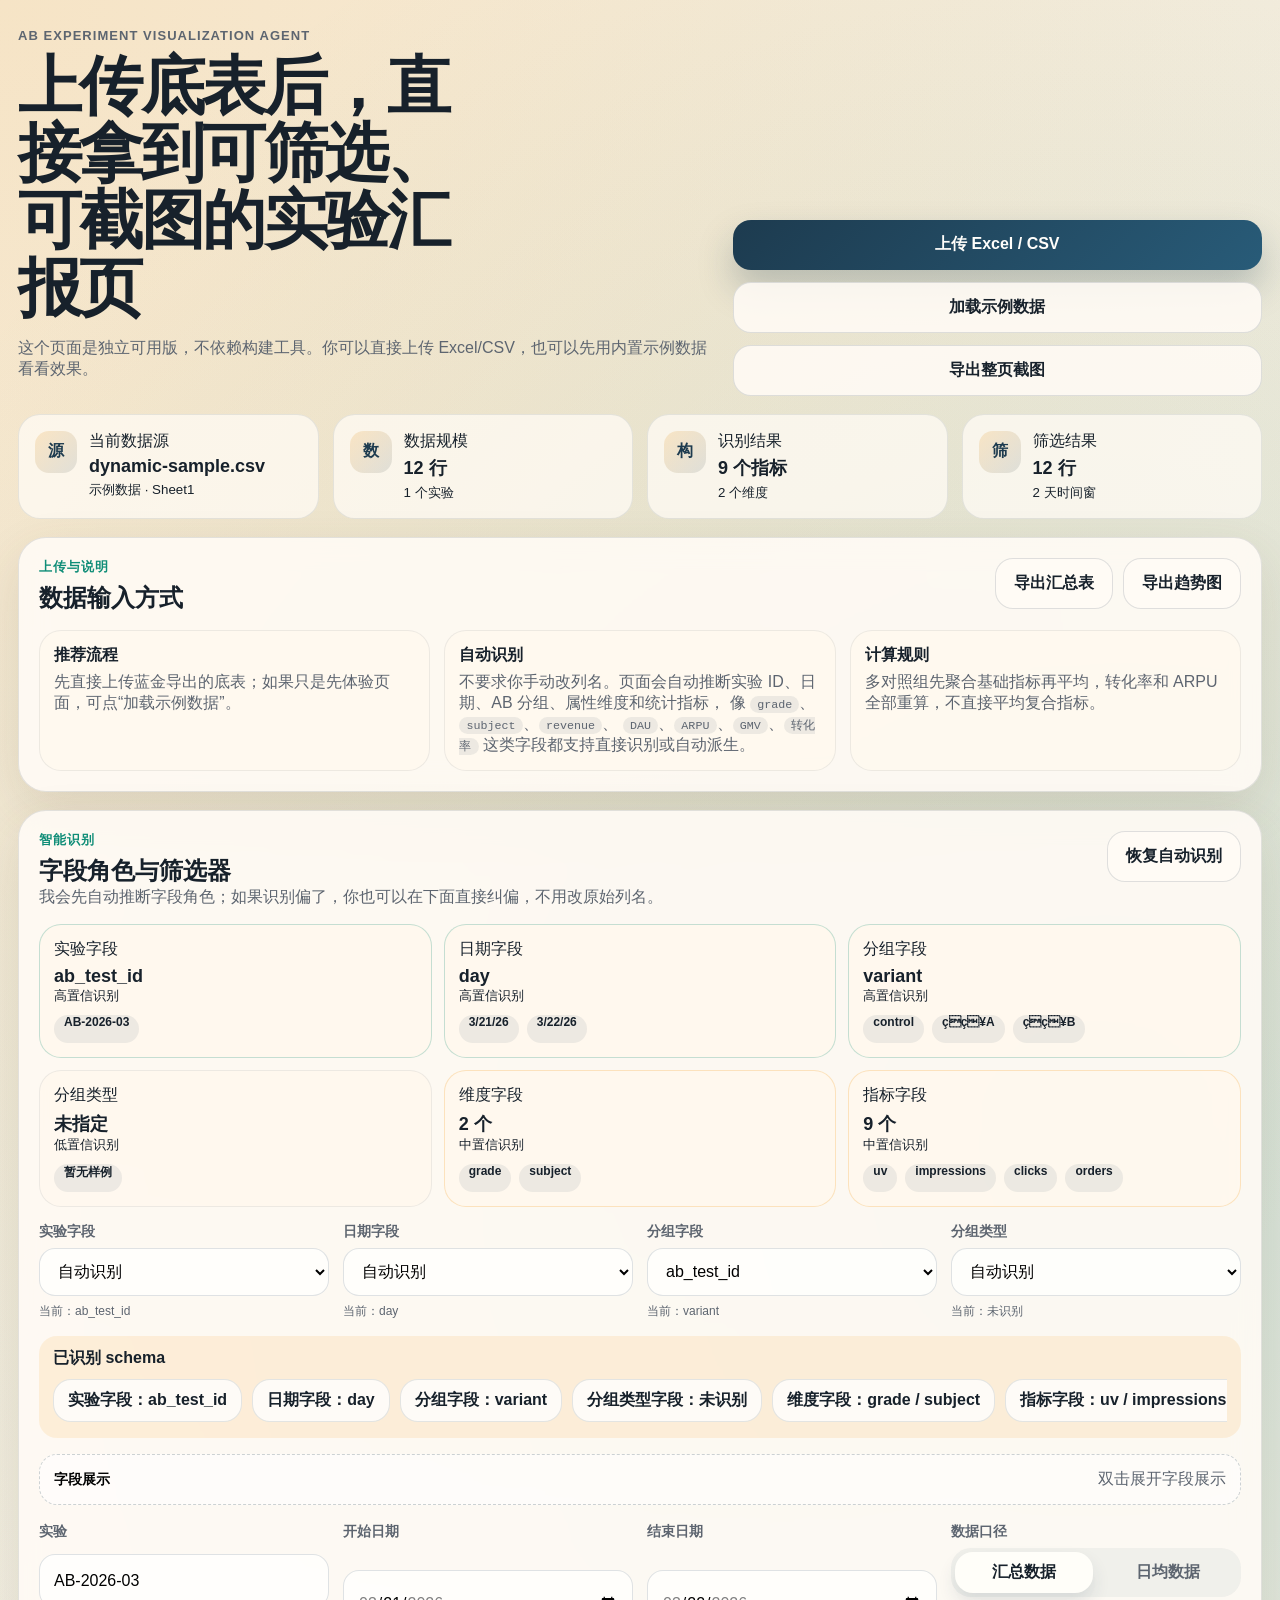
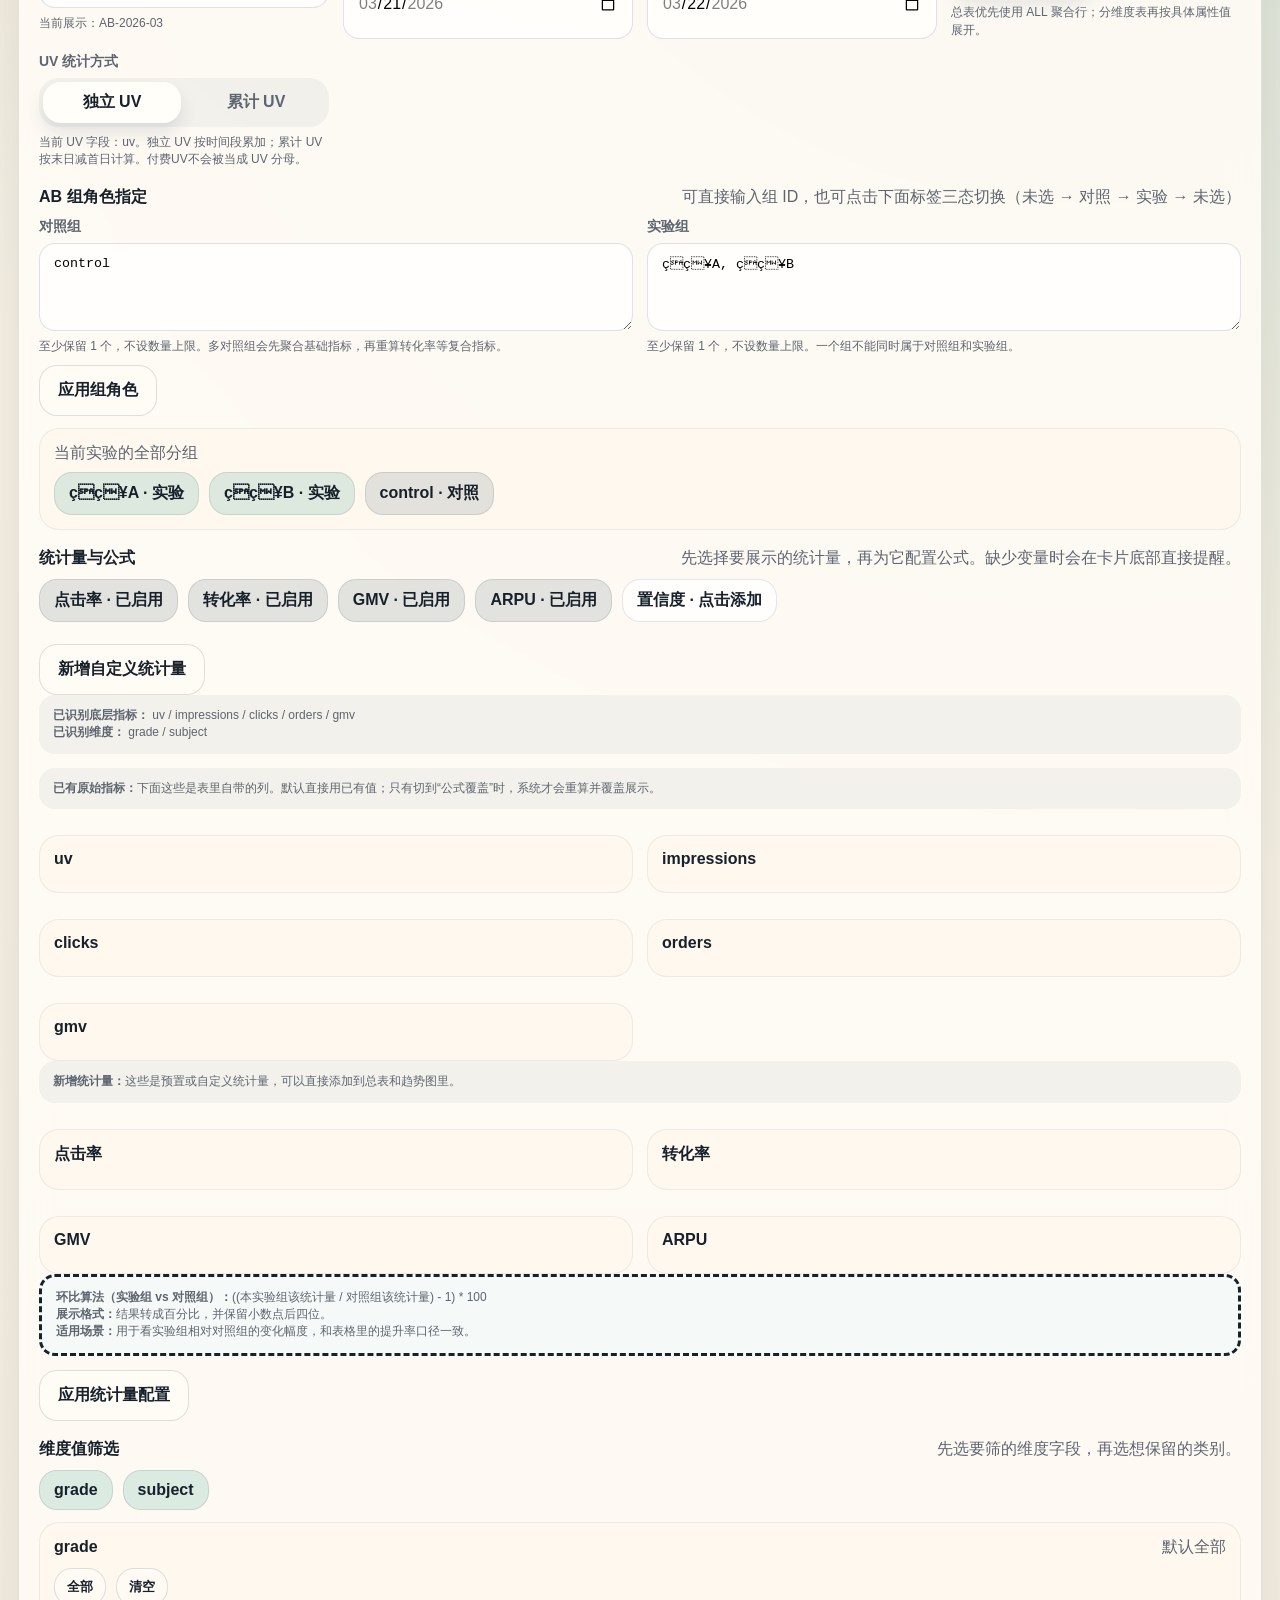
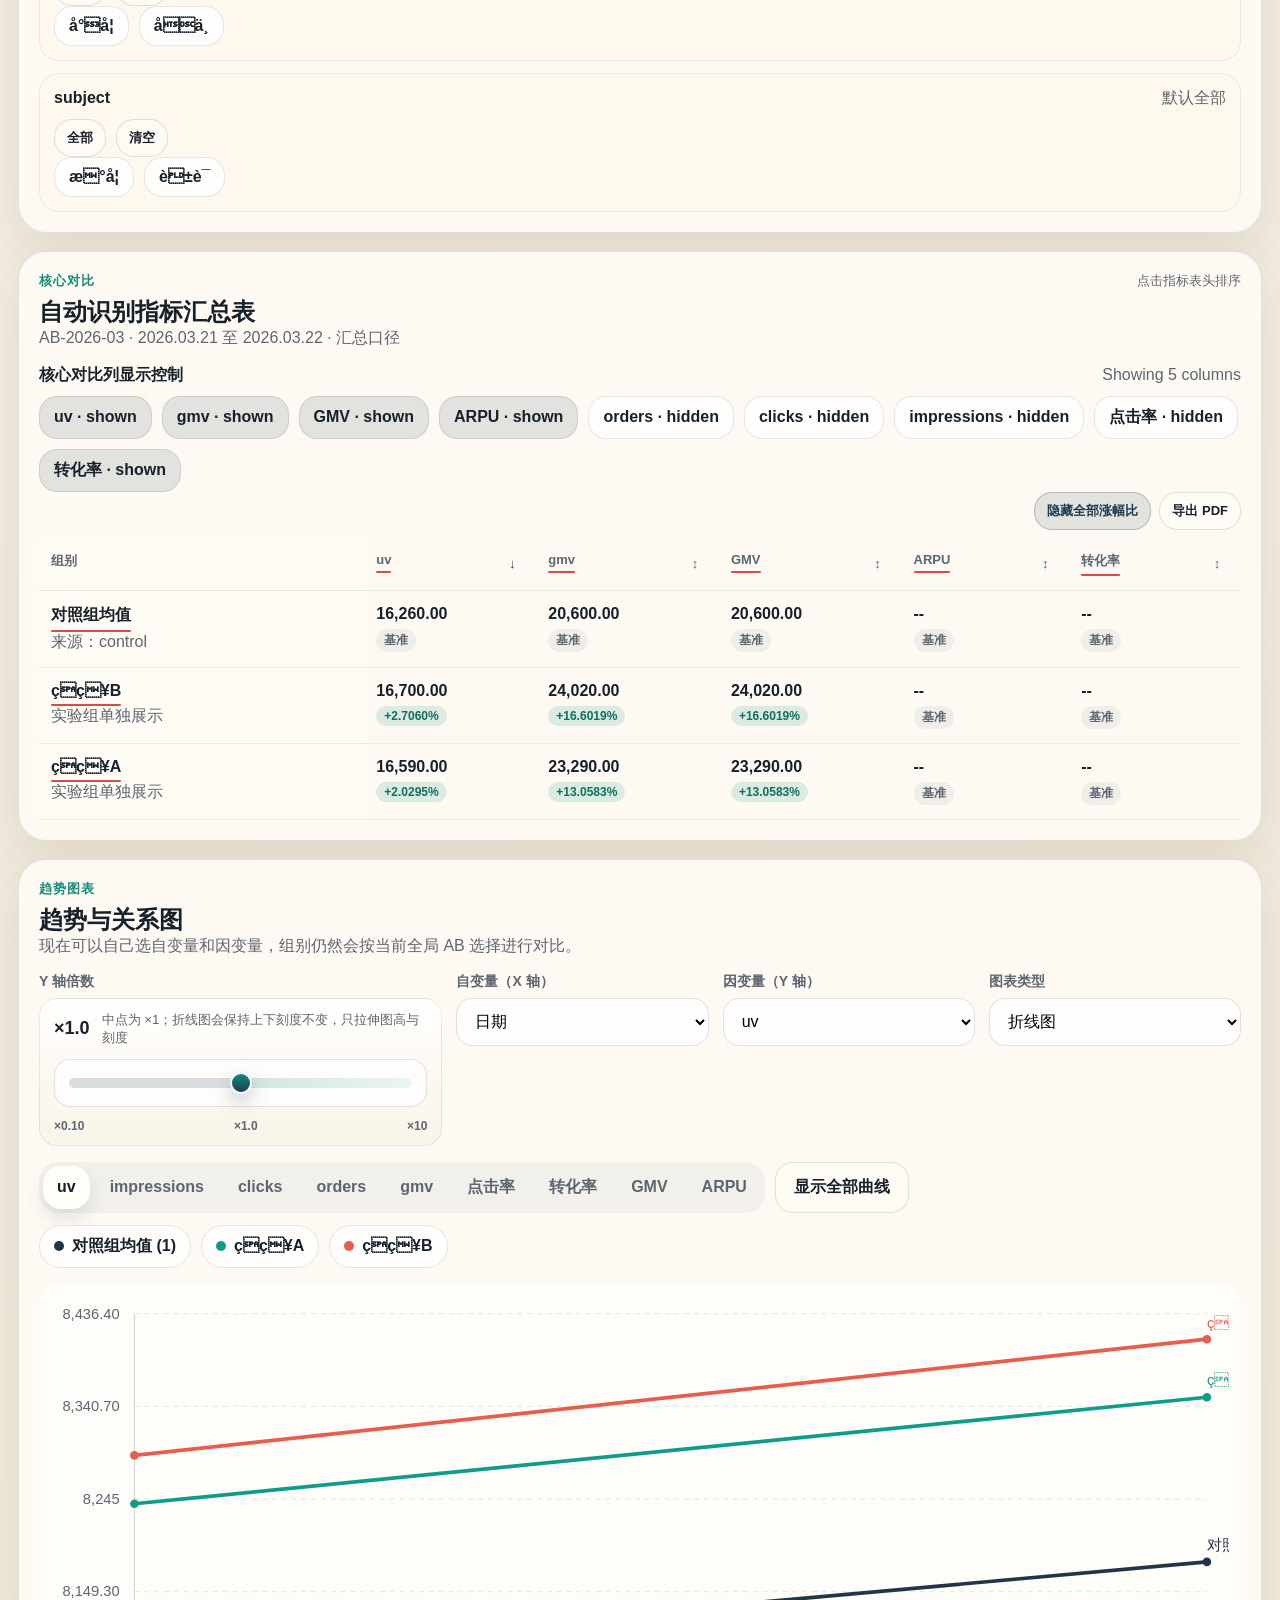
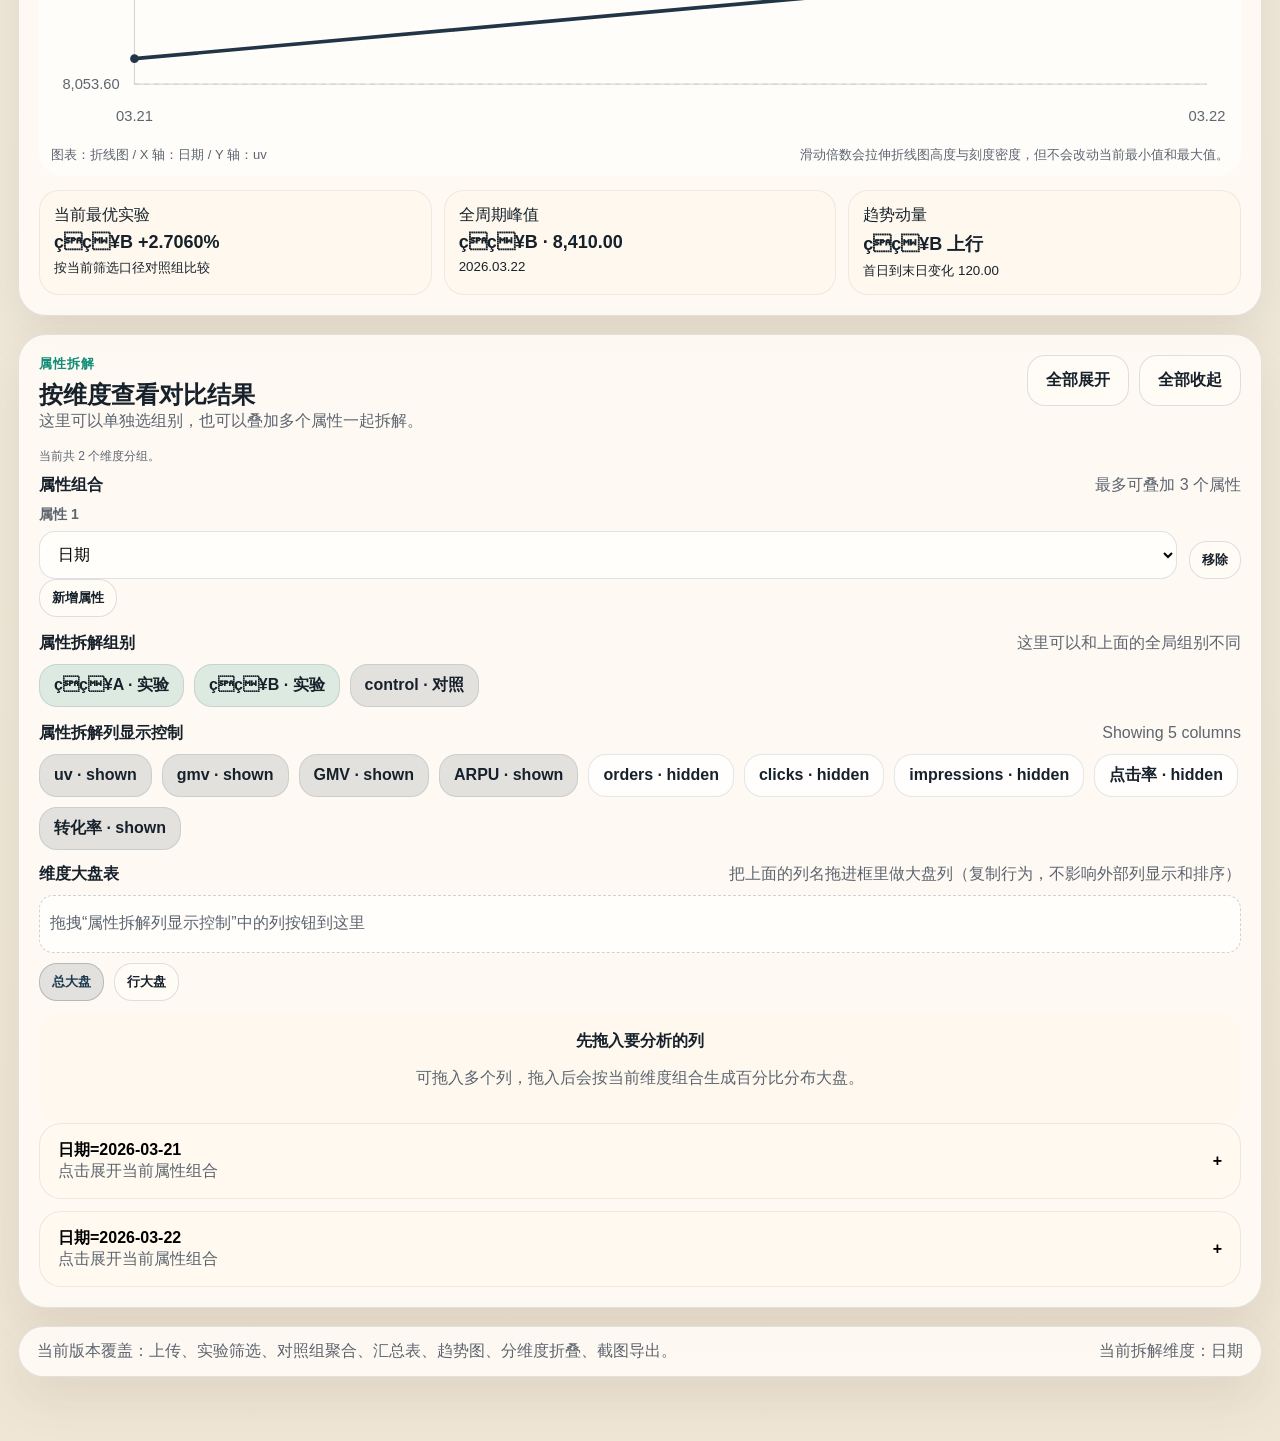
<file: index.html>
<!doctype html>
<html lang="zh-CN">
  <head>
    <meta charset="UTF-8" />
    <meta name="viewport" content="width=device-width, initial-scale=1.0" />
    <title>AB 实验可视化看板</title>
    <meta http-equiv="refresh" content="0; url=https://feefw3582-max.github.io/crmlirui/ab-dashboard.html?v=20260416-fast-column-toggle" />
    <style>
      body {
        margin: 0;
        min-height: 100vh;
        display: grid;
        place-items: center;
        padding: 24px;
        font-family: "Segoe UI", "PingFang SC", "Microsoft YaHei", sans-serif;
        background: #f3efe3;
        color: #213547;
      }

      a {
        color: inherit;
      }
    </style>
  </head>
  <body>
    <p>
      正在跳转到 AB 实验可视化看板……
      如果没有自动跳转，请点击
      <a href="https://feefw3582-max.github.io/crmlirui/ab-dashboard.html?v=20260416-fast-column-toggle">这里</a>。
    </p>
    <script>
      window.location.href = "https://feefw3582-max.github.io/crmlirui/ab-dashboard.html?v=20260416-fast-column-toggle";
    </script>
  </body>
</html>
</file>
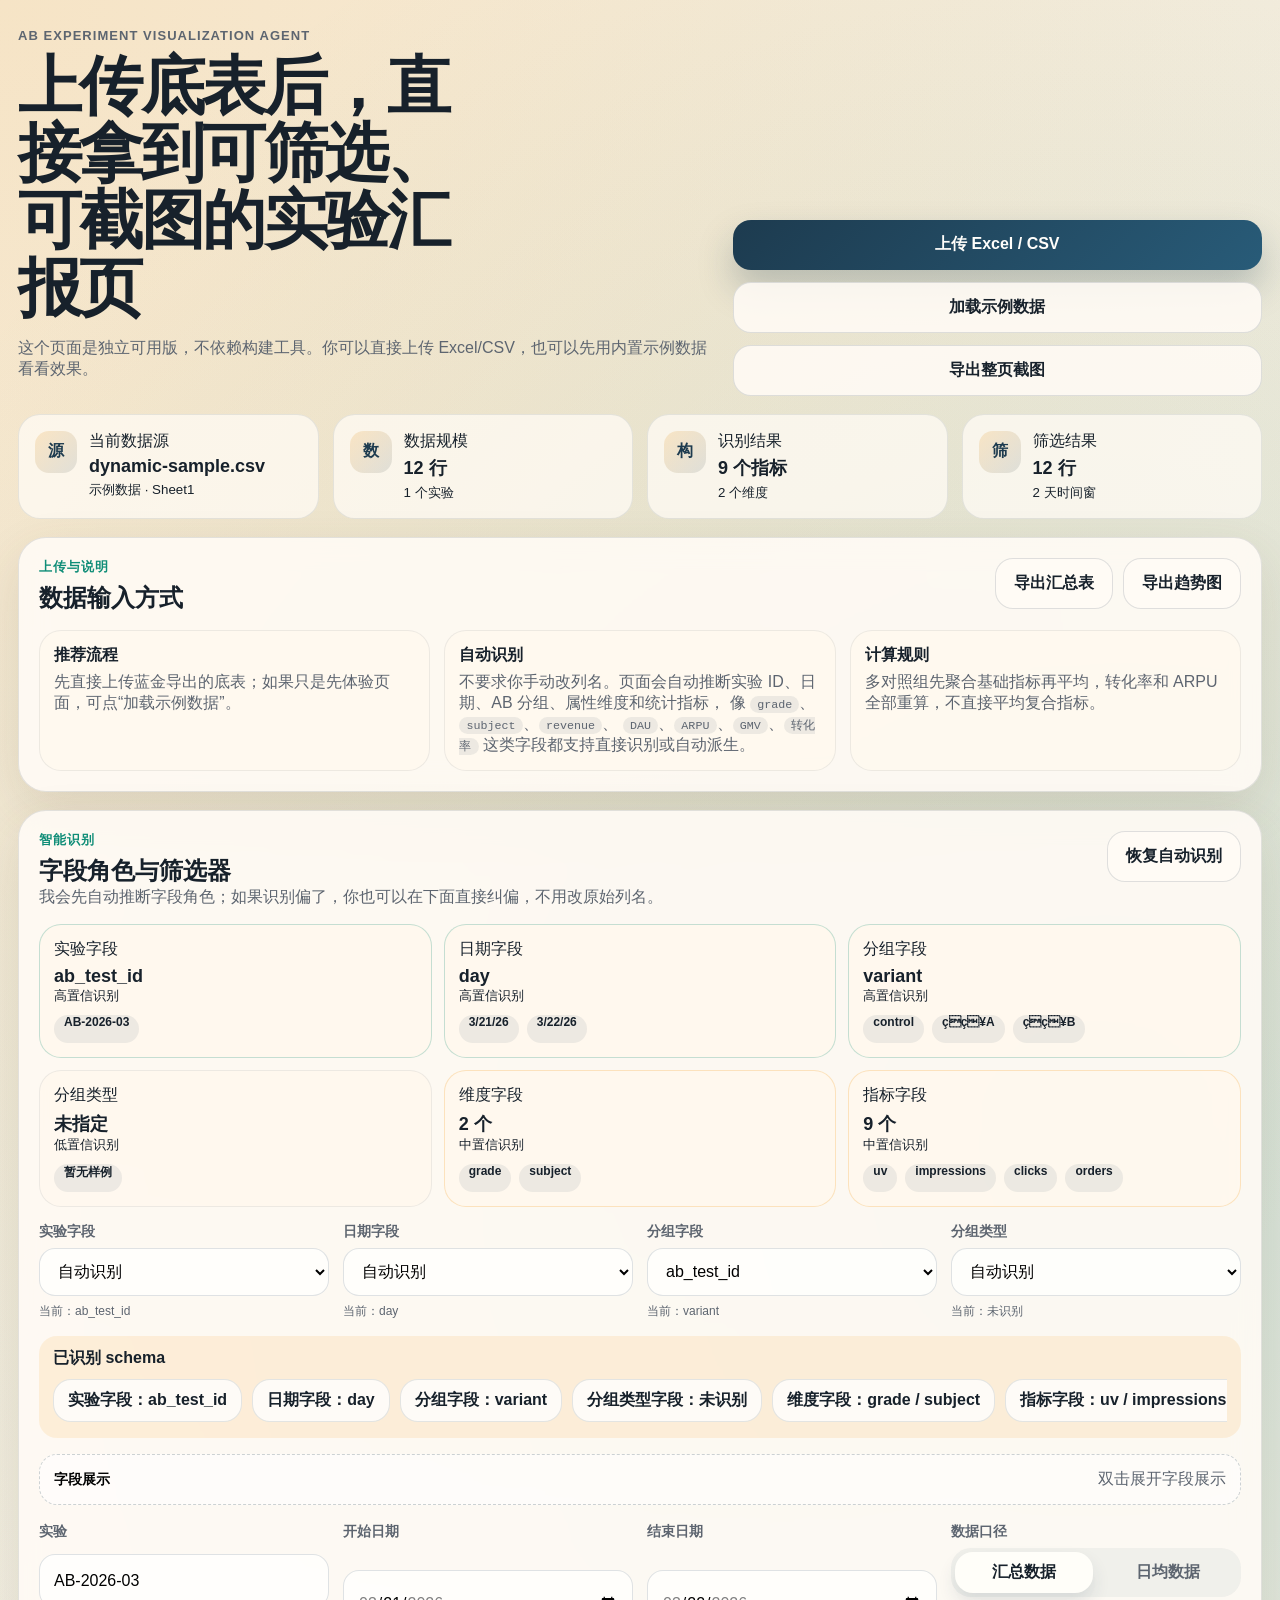
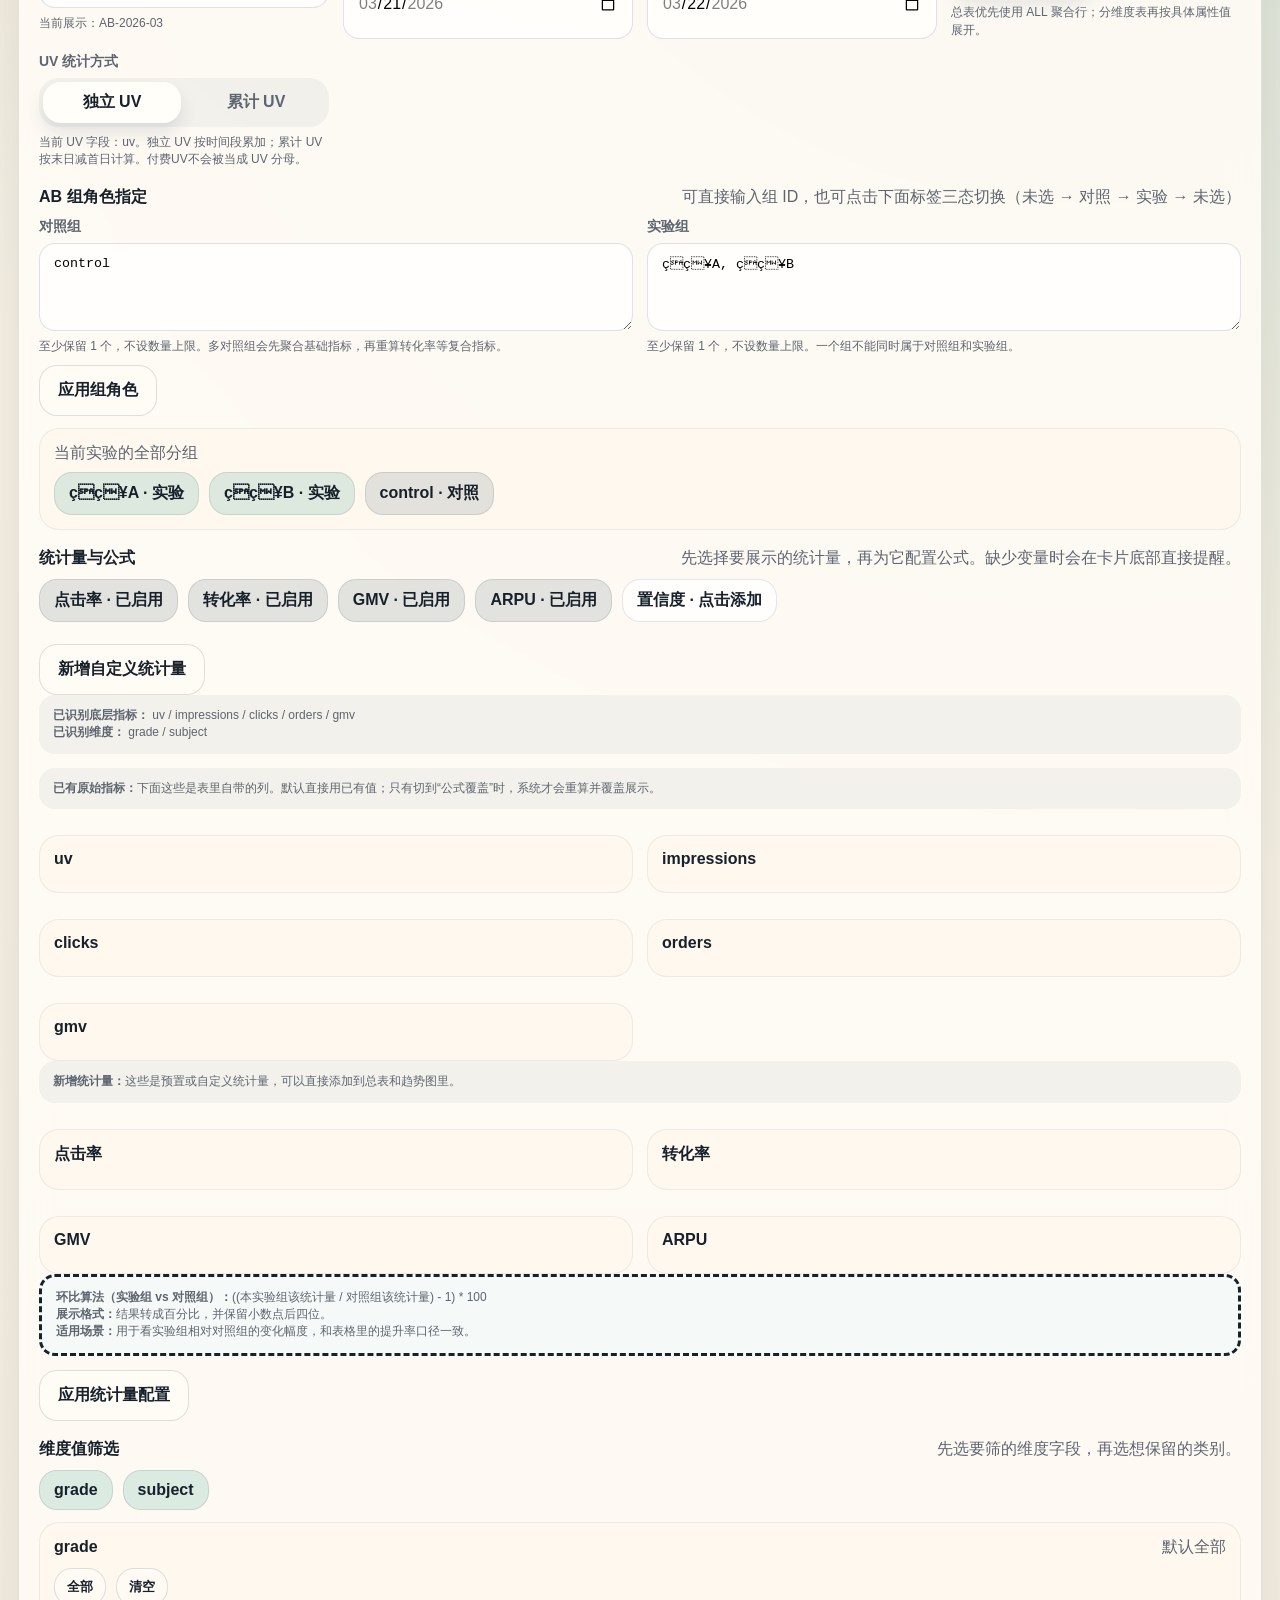
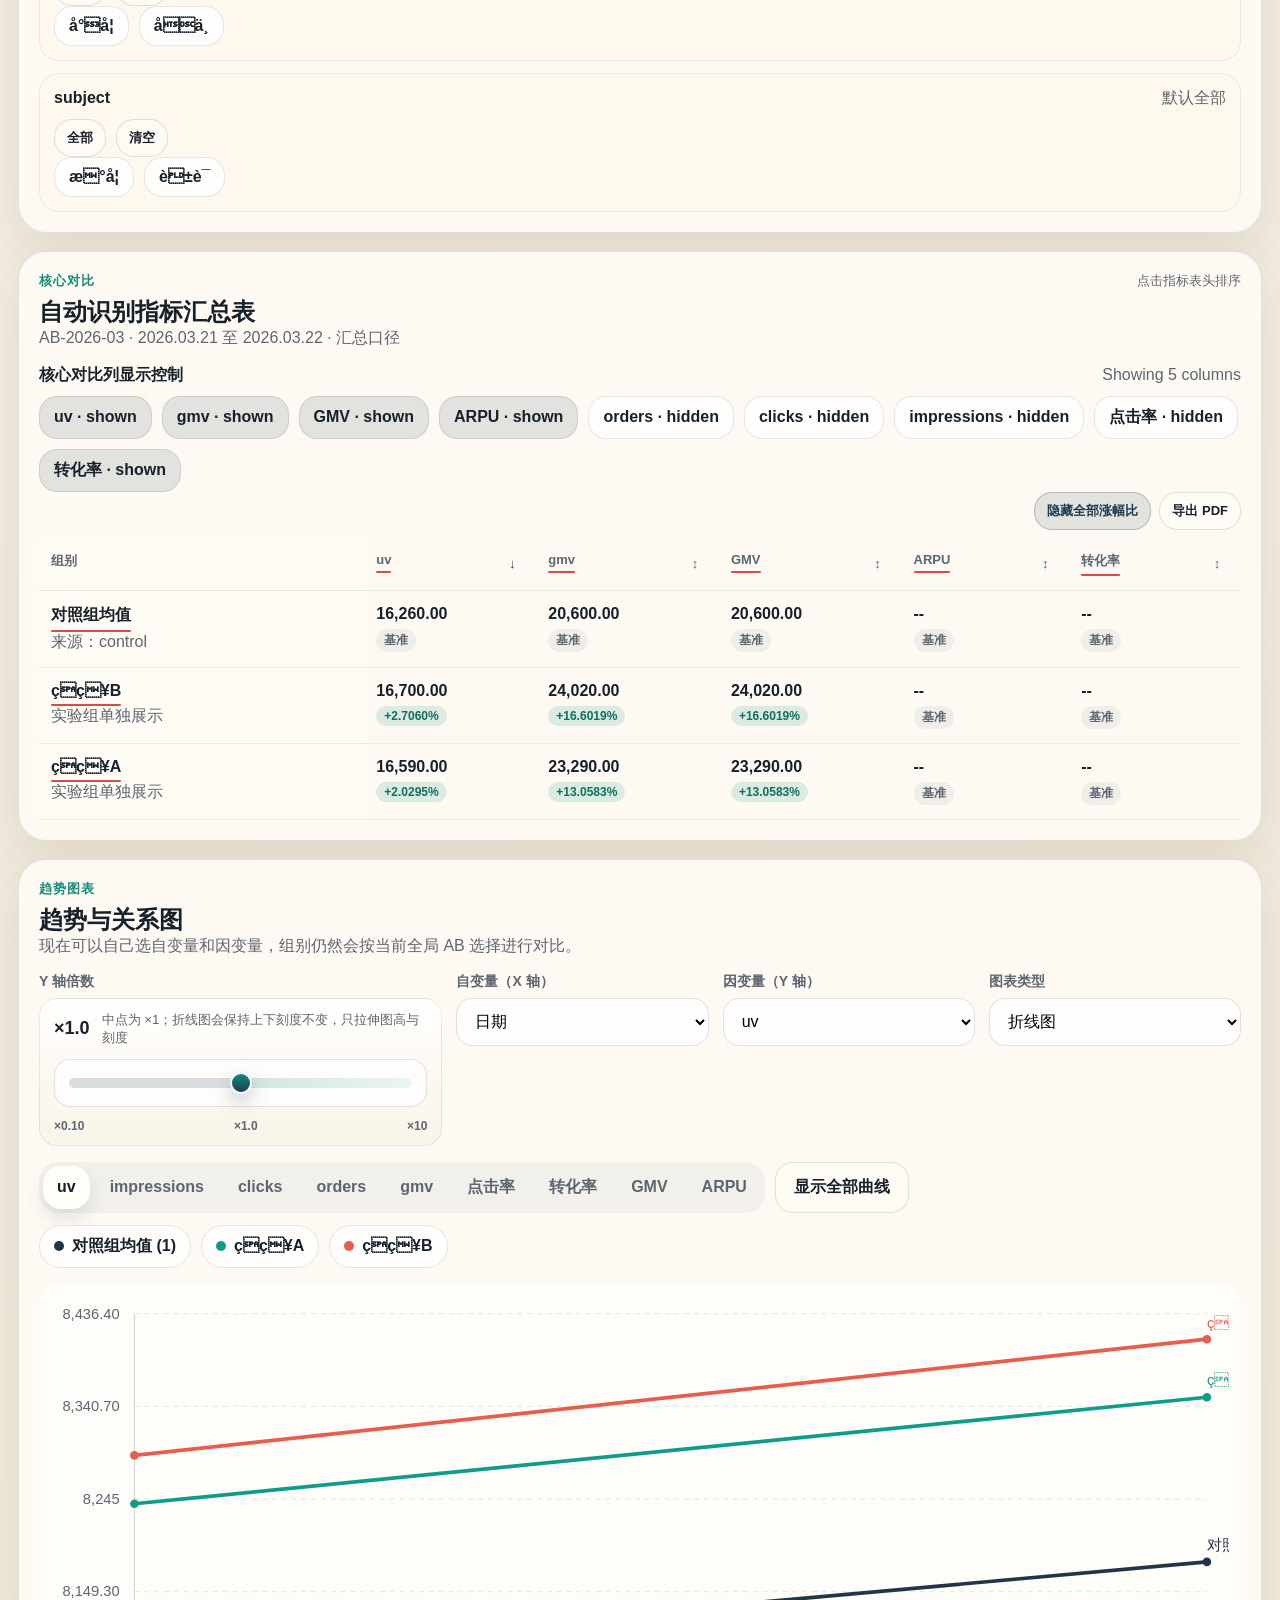
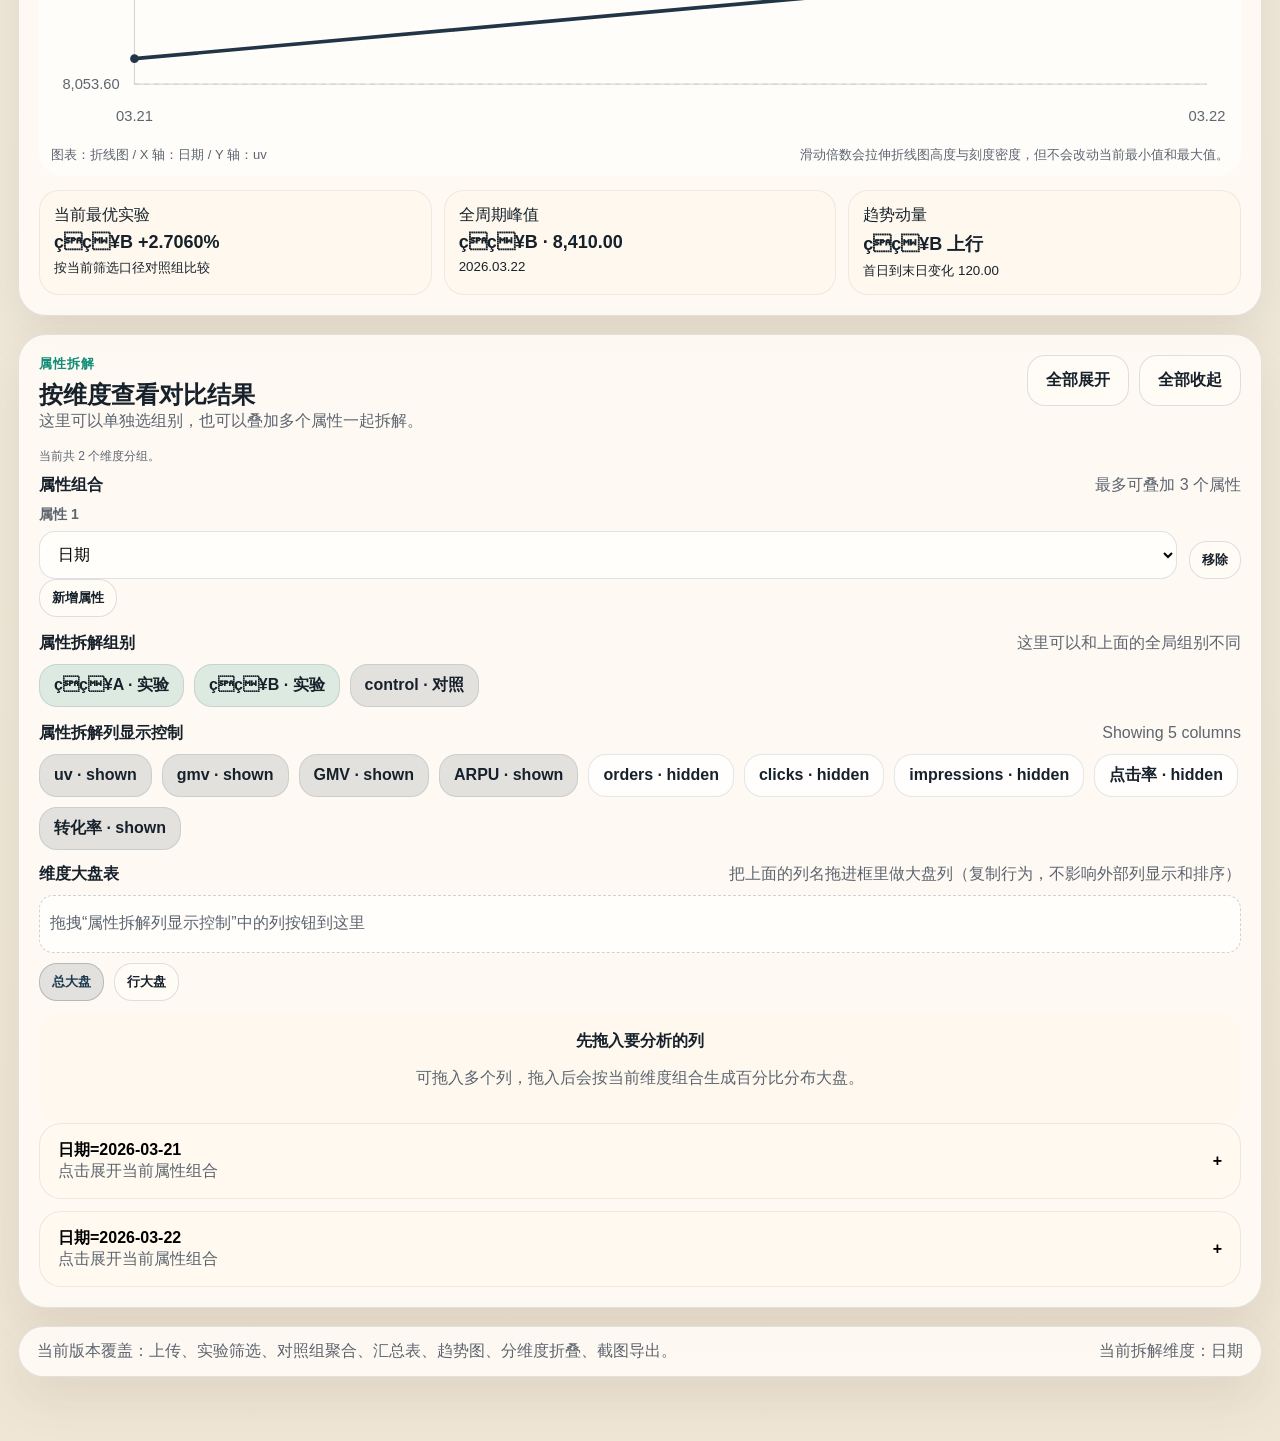
<file: ab-dashboard.html>
<!doctype html>
<html lang="zh-CN">
  <head>
    <meta charset="UTF-8" />
    <meta name="viewport" content="width=device-width, initial-scale=1.0" />
    <title>AB 实验可视化看板</title>
    <link rel="stylesheet" href="./ab-dashboard.css?v=20260416-fast-column-toggle" />
  </head>
  <body>
    <div class="app" id="appRoot">
      <header class="hero">
        <div>
          <p class="eyebrow">AB Experiment Visualization Agent</p>
          <h1>上传底表后，直接拿到可筛选、可截图的实验汇报页</h1>
          <p class="subtitle">
            这个页面是独立可用版，不依赖构建工具。你可以直接上传 Excel/CSV，也可以先用内置示例数据看看效果。
          </p>
        </div>
        <div class="actions">
          <label class="button">
            上传 Excel / CSV
            <input id="fileInput" type="file" accept=".csv,.xlsx,.xls" hidden />
          </label>
          <button class="button-ghost" id="loadSampleBtn" type="button">加载示例数据</button>
          <button class="button-ghost" id="exportPageBtn" type="button">导出整页截图</button>
        </div>
      </header>

      <section class="status-grid" id="statusGrid"></section>

      <section class="panel">
        <div class="panel-head">
          <div>
            <p class="eyebrow">上传与说明</p>
            <h2>数据输入方式</h2>
          </div>
          <div class="button-row">
            <button class="button-ghost" id="exportSummaryBtn" type="button">导出汇总表</button>
            <button class="button-ghost" id="exportTrendBtn" type="button">导出趋势图</button>
          </div>
        </div>

        <div class="info-grid">
          <div class="info-card">
            <strong>推荐流程</strong>
            <div class="muted">先直接上传蓝金导出的底表；如果只是先体验页面，可点“加载示例数据”。</div>
          </div>
          <div class="info-card">
            <strong>自动识别</strong>
            <div class="muted">
              不要求你手动改列名。页面会自动推断实验 ID、日期、AB 分组、属性维度和统计指标，
              像 <code>grade</code>、<code>subject</code>、<code>revenue</code>、
              <code>DAU</code>、<code>ARPU</code>、<code>GMV</code>、<code>转化率</code>
              这类字段都支持直接识别或自动派生。
            </div>
          </div>
          <div class="info-card">
            <strong>计算规则</strong>
            <div class="muted">多对照组先聚合基础指标再平均，转化率和 ARPU 全部重算，不直接平均复合指标。</div>
          </div>
        </div>

        <div id="messageArea"></div>
      </section>

      <div id="dashboardArea"></div>

      <footer class="footer panel footer-panel">
        <span>当前版本覆盖：上传、实验筛选、对照组聚合、汇总表、趋势图、分维度折叠、截图导出。</span>
        <span id="footerMeta">等待数据载入</span>
      </footer>
    </div>

    <script>
      (function () {
        const assetVersion = "20260416-fast-column-toggle";
        const scriptQueue = [
          ["./xlsx.full.min.js?v=" + assetVersion, "https://cdn.jsdelivr.net/npm/xlsx@0.18.5/dist/xlsx.full.min.js"],
          ["./html2canvas.min.js?v=" + assetVersion, "https://cdn.jsdelivr.net/npm/html2canvas@1.4.1/dist/html2canvas.min.js"],
          ["./ab-dashboard.js?v=" + assetVersion]
        ];

        function loadScript(url) {
          return new Promise(function (resolve, reject) {
            const script = document.createElement("script");
            script.src = url;
            script.onload = resolve;
            script.onerror = reject;
            document.body.appendChild(script);
          });
        }

        scriptQueue.reduce(function (chain, candidates) {
          return chain.then(function () {
            if (Array.isArray(candidates) && candidates.length > 1) {
              return loadScript(candidates[0]).catch(function () {
                return loadScript(candidates[1]);
              });
            }
            return loadScript(Array.isArray(candidates) ? candidates[0] : candidates);
          });
        }, Promise.resolve()).catch(function () {
          const messageArea = document.getElementById("messageArea");
          if (messageArea) {
            messageArea.innerHTML =
              '<div class="message error"><strong>资源加载失败</strong><div>图表依赖没有成功加载。请检查网络，或把 `xlsx.full.min.js` 和 `html2canvas.min.js` 放在页面同级目录后再刷新。</div></div>';
          }
        });
      })();
    </script>
  </body>
</html>
</file>
<file: ab-dashboard.css>
:root {
  color-scheme: light;
  font-family: "Avenir Next", "PingFang SC", "Microsoft YaHei", "Segoe UI", sans-serif;
  --bg: #f6f0e2;
  --card: rgba(255, 251, 245, 0.9);
  --line: rgba(27, 43, 58, 0.12);
  --text: #17212b;
  --muted: #5d6570;
  --brand: #1d3b4f;
  --accent: #0f8d77;
  --warm: #f3a93b;
  --danger: #dd5a49;
  --success: #0f8d77;
  --shadow: 0 18px 50px rgba(95, 78, 48, 0.12);
}

* {
  box-sizing: border-box;
}

body {
  margin: 0;
  color: var(--text);
  background:
    radial-gradient(circle at top left, rgba(242, 178, 77, 0.22), transparent 28%),
    radial-gradient(circle at 85% 18%, rgba(23, 130, 118, 0.16), transparent 26%),
    linear-gradient(180deg, #f7f2e8 0%, #f3efe3 42%, #efe6d6 100%);
}

button,
input,
select {
  font: inherit;
}

button {
  cursor: pointer;
}

code {
  border-radius: 999px;
  background: rgba(29, 59, 79, 0.08);
  padding: 0.1rem 0.45rem;
  font-size: 0.9em;
}

.app {
  max-width: 1440px;
  margin: 0 auto;
  padding: 28px 18px 64px;
}

.hero {
  display: grid;
  grid-template-columns: minmax(0, 1.25fr) minmax(320px, 0.95fr);
  gap: 18px;
  align-items: end;
}

.hero h1 {
  margin: 10px 0 14px;
  max-width: 13ch;
  font-family: "PingFang SC", "Microsoft YaHei", sans-serif;
  font-size: clamp(36px, 5vw, 66px);
  line-height: 1.05;
  letter-spacing: -0.04em;
}

.eyebrow {
  margin: 0;
  color: var(--accent);
  font-size: 13px;
  font-weight: 800;
  letter-spacing: 0.08em;
  text-transform: uppercase;
}

.hero p,
.subtitle,
.muted,
.note {
  color: var(--muted);
}

.actions {
  display: grid;
  gap: 12px;
}

.button,
.button-ghost,
.segment button,
.pill,
.accordion-trigger {
  border: 0;
  border-radius: 18px;
  transition: transform 0.18s ease, box-shadow 0.18s ease, opacity 0.18s ease;
}

.button:hover,
.button-ghost:hover,
.segment button:hover,
.pill:hover,
.accordion-trigger:hover {
  transform: translateY(-1px);
}

.button,
.button-ghost {
  display: inline-flex;
  align-items: center;
  justify-content: center;
  gap: 8px;
  min-height: 50px;
  padding: 14px 18px;
  font-weight: 700;
  text-decoration: none;
}

.button-ghost.mini {
  min-height: 38px;
  padding: 8px 12px;
  font-size: 13px;
}

.button {
  background: linear-gradient(135deg, #1d3b4f 0%, #285b78 100%);
  color: #fffefb;
  box-shadow: 0 18px 35px rgba(29, 59, 79, 0.25);
}

.button-ghost {
  background: rgba(255, 251, 245, 0.88);
  border: 1px solid rgba(29, 59, 79, 0.14);
  color: var(--text);
}

.panel {
  margin-top: 18px;
  border: 1px solid var(--line);
  border-radius: 28px;
  background: var(--card);
  box-shadow: var(--shadow);
  backdrop-filter: blur(14px);
  padding: 20px;
}

.panel-head {
  display: flex;
  justify-content: space-between;
  gap: 14px;
  align-items: start;
  margin-bottom: 16px;
}

.panel-head h2,
.panel-head h3 {
  margin: 6px 0 0;
}

.status-grid {
  display: grid;
  grid-template-columns: repeat(4, minmax(0, 1fr));
  gap: 14px;
  margin-top: 18px;
}

.status-card {
  display: flex;
  gap: 12px;
  border: 1px solid rgba(29, 59, 79, 0.1);
  border-radius: 22px;
  background: rgba(255, 251, 245, 0.75);
  padding: 16px;
}

.status-card strong,
.status-card span,
.status-card small {
  display: block;
}

.status-card strong {
  margin: 4px 0;
  font-size: 18px;
}

.status-icon {
  width: 42px;
  height: 42px;
  border-radius: 14px;
  background: linear-gradient(135deg, rgba(243, 169, 59, 0.22), rgba(29, 59, 79, 0.12));
  color: var(--brand);
  display: grid;
  place-items: center;
  flex: 0 0 auto;
  font-weight: 800;
}

.info-grid {
  display: grid;
  grid-template-columns: repeat(3, minmax(0, 1fr));
  gap: 14px;
}

.info-card {
  border: 1px solid rgba(29, 59, 79, 0.08);
  border-radius: 22px;
  background: rgba(255, 248, 237, 0.72);
  padding: 14px;
}

.info-card strong {
  display: block;
  margin-bottom: 6px;
}

.message {
  margin-top: 12px;
  border-radius: 18px;
  padding: 12px 14px;
}

.message.warning {
  background: rgba(243, 169, 59, 0.14);
}

.message.error {
  background: rgba(221, 90, 73, 0.14);
}

.message.loading {
  background: rgba(15, 141, 119, 0.12);
  color: #0f5f50;
  font-weight: 700;
}

.filters-grid {
  display: grid;
  grid-template-columns: repeat(4, minmax(0, 1fr));
  gap: 14px;
}

.field {
  display: grid;
  gap: 7px;
}

.field > span {
  color: var(--muted);
  font-size: 14px;
  font-weight: 700;
}

.field input,
.field select,
.field textarea {
  width: 100%;
  min-height: 48px;
  border: 1px solid rgba(29, 59, 79, 0.14);
  border-radius: 16px;
  background: rgba(255, 255, 255, 0.74);
  padding: 12px 14px;
}

.field textarea {
  min-height: 88px;
  resize: vertical;
}

.recognition-grid {
  display: grid;
  grid-template-columns: repeat(3, minmax(0, 1fr));
  gap: 12px;
  margin-bottom: 16px;
}

.recognition-card {
  border: 1px solid rgba(29, 59, 79, 0.08);
  border-radius: 22px;
  background: rgba(255, 248, 237, 0.78);
  padding: 14px;
}

.recognition-card span,
.recognition-card strong,
.recognition-card small {
  display: block;
}

.recognition-card strong {
  margin-top: 6px;
  font-size: 18px;
}

.recognition-card.high {
  border-color: rgba(15, 141, 119, 0.24);
}

.recognition-card.mid {
  border-color: rgba(243, 169, 59, 0.28);
}

.recognition-card.manual {
  border-color: rgba(29, 59, 79, 0.24);
  background: rgba(240, 247, 252, 0.86);
}

.recognition-editor {
  display: grid;
  grid-template-columns: repeat(4, minmax(0, 1fr));
  gap: 14px;
  margin-bottom: 16px;
}

.tag-row {
  display: flex;
  flex-wrap: wrap;
  gap: 8px;
  margin-top: 10px;
}

.mini-tag {
  display: inline-flex;
  align-items: center;
  min-height: 28px;
  border-radius: 999px;
  background: rgba(29, 59, 79, 0.08);
  color: var(--text);
  padding: 0 10px;
  font-size: 12px;
  font-weight: 700;
}

.recognition-table-wrap {
  margin-bottom: 18px;
}

.column-profile-block {
  margin-bottom: 18px;
  border: 1px dashed rgba(29, 59, 79, 0.22);
  border-radius: 18px;
  padding: 10px 12px;
  background: rgba(255, 255, 255, 0.52);
}

.column-profile-toggle {
  width: 100%;
  display: flex;
  align-items: center;
  justify-content: space-between;
  gap: 10px;
  border: 0;
  background: transparent;
  padding: 4px 2px;
  text-align: left;
  cursor: default;
}

.column-profile-toggle strong {
  font-size: 14px;
}

.column-profile-block.expanded .column-profile-toggle {
  margin-bottom: 8px;
}

.dimension-filter-card,
.formula-card,
.group-chooser {
  margin-top: 12px;
  border: 1px solid rgba(29, 59, 79, 0.08);
  border-radius: 20px;
  background: rgba(255, 248, 237, 0.78);
  padding: 14px;
}

.group-editor-grid,
.formula-grid {
  display: grid;
  grid-template-columns: repeat(2, minmax(0, 1fr));
  gap: 14px;
}

.trend-config-grid,
.breakdown-builder,
.dimension-group-editor {
  margin-bottom: 16px;
}

.trend-config-grid {
  display: grid;
  grid-template-columns: minmax(0, 1.6fr) repeat(3, minmax(0, 1fr));
  gap: 14px;
  align-items: start;
}

.trend-scale-field {
  min-width: 0;
}

.trend-scale-card {
  border: 1px solid rgba(29, 59, 79, 0.1);
  border-radius: 18px;
  background: linear-gradient(180deg, rgba(255, 255, 255, 0.94), rgba(249, 243, 230, 0.92));
  padding: 12px 14px;
  box-shadow: inset 0 1px 0 rgba(255, 255, 255, 0.7);
}

.trend-scale-head,
.scale-label-row {
  display: flex;
  align-items: center;
  justify-content: space-between;
  gap: 12px;
}

.trend-scale-head strong {
  font-size: 18px;
}

.trend-scale-head small,
.scale-label-row {
  color: var(--muted);
}

.scale-label-row {
  margin-top: 8px;
  font-size: 12px;
  font-weight: 700;
}

.scale-slider {
  --slider-progress: 50%;
  width: 100%;
  min-height: 32px;
  margin: 12px 0 0;
  padding: 0;
  border: 0;
  border-radius: 999px;
  background: transparent;
  appearance: none;
  cursor: pointer;
}

.scale-slider::-webkit-slider-runnable-track {
  height: 10px;
  border-radius: 999px;
  background: linear-gradient(
    90deg,
    rgba(29, 59, 79, 0.16) 0%,
    rgba(29, 59, 79, 0.16) calc(var(--slider-progress) - 0.5%),
    rgba(29, 59, 79, 0.78) calc(var(--slider-progress) - 0.5%),
    rgba(15, 141, 119, 0.88) var(--slider-progress),
    rgba(15, 141, 119, 0.2) calc(var(--slider-progress) + 0.5%),
    rgba(15, 141, 119, 0.08) 100%
  );
}

.scale-slider::-webkit-slider-thumb {
  appearance: none;
  width: 22px;
  height: 22px;
  margin-top: -6px;
  border: 2px solid rgba(255, 255, 255, 0.95);
  border-radius: 999px;
  background: linear-gradient(180deg, #0f8d77, #1d3b4f);
  box-shadow: 0 8px 18px rgba(29, 59, 79, 0.25);
  transition: transform 120ms ease, box-shadow 120ms ease;
}

.scale-slider:hover::-webkit-slider-thumb,
.scale-slider:active::-webkit-slider-thumb {
  transform: scale(1.06);
  box-shadow: 0 12px 24px rgba(29, 59, 79, 0.28);
}

.scale-slider::-moz-range-track {
  height: 10px;
  border-radius: 999px;
  background: rgba(29, 59, 79, 0.14);
}

.scale-slider::-moz-range-progress {
  height: 10px;
  border-radius: 999px;
  background: linear-gradient(90deg, rgba(29, 59, 79, 0.72), rgba(15, 141, 119, 0.86));
}

.scale-slider::-moz-range-thumb {
  width: 22px;
  height: 22px;
  border: 2px solid rgba(255, 255, 255, 0.95);
  border-radius: 999px;
  background: linear-gradient(180deg, #0f8d77, #1d3b4f);
  box-shadow: 0 8px 18px rgba(29, 59, 79, 0.25);
  transition: transform 120ms ease, box-shadow 120ms ease;
}

.scale-slider:disabled {
  cursor: not-allowed;
  opacity: 0.45;
}

.breakdown-row {
  display: grid;
  grid-template-columns: minmax(0, 1fr) auto;
  gap: 12px;
  align-items: end;
  margin-top: 10px;
}

.formula-card strong {
  display: block;
  margin-bottom: 10px;
}

.field-note {
  color: var(--muted);
  font-size: 12px;
  line-height: 1.45;
}

.field-note.error {
  color: var(--danger);
}

.segment {
  display: inline-grid;
  grid-auto-flow: column;
  gap: 6px;
  background: rgba(29, 59, 79, 0.05);
  border-radius: 20px;
  padding: 4px;
}

.segment button {
  min-height: 40px;
  padding: 10px 14px;
  background: transparent;
  color: var(--muted);
  font-weight: 700;
}

.segment button.active {
  background: #fffef9;
  color: var(--text);
  box-shadow: 0 10px 18px rgba(29, 59, 79, 0.12);
}

.filter-block {
  margin-top: 18px;
}

.compact-block {
  margin-top: 14px;
}

.filter-head {
  display: flex;
  justify-content: space-between;
  gap: 12px;
  align-items: baseline;
  margin-bottom: 10px;
}

.pill-row,
.legend-row,
.button-row {
  display: flex;
  flex-wrap: wrap;
  gap: 10px;
}

.pill {
  background: rgba(255, 255, 255, 0.78);
  border: 1px solid rgba(29, 59, 79, 0.12);
  color: var(--text);
  padding: 10px 14px;
  font-weight: 700;
}

.metric-visibility-pill {
  transition: transform 140ms ease, box-shadow 140ms ease, background 140ms ease;
  cursor: grab;
  user-select: none;
}

.metric-visibility-pill:hover {
  transform: translateY(-1px);
  box-shadow: 0 8px 18px rgba(29, 59, 79, 0.1);
}

.metric-visibility-pill.dragging {
  opacity: 0.7;
  cursor: grabbing;
}

.dimension-board-block {
  margin-top: 14px;
}

.dimension-board-toolbar {
  display: grid;
  gap: 10px;
  margin-bottom: 12px;
}

.dimension-board-dropzone {
  min-height: 58px;
  border: 1px dashed rgba(29, 59, 79, 0.22);
  border-radius: 14px;
  background: rgba(255, 255, 255, 0.65);
  padding: 10px;
  display: flex;
  flex-wrap: wrap;
  align-items: center;
  gap: 8px;
  transition: border-color 120ms ease, background 120ms ease;
}

.dimension-board-dropzone.drag-over {
  border-color: rgba(15, 157, 138, 0.65);
  background: rgba(15, 157, 138, 0.08);
}

.dimension-board-token {
  display: inline-flex;
  align-items: center;
  gap: 8px;
  border-radius: 999px;
  border: 1px solid rgba(29, 59, 79, 0.16);
  padding: 6px 10px;
  background: rgba(255, 255, 255, 0.9);
  font-weight: 700;
  cursor: grab;
  user-select: none;
}

.dimension-board-token.dragging {
  opacity: 0.75;
  cursor: grabbing;
}

.dimension-board-remove {
  width: 20px;
  height: 20px;
  border: 0;
  border-radius: 999px;
  background: rgba(29, 59, 79, 0.12);
  color: var(--text);
  font-size: 13px;
  line-height: 1;
  font-weight: 700;
  padding: 0;
  display: inline-grid;
  place-items: center;
}

.dimension-board-remove:hover {
  background: rgba(215, 75, 75, 0.2);
}

.dimension-board-table th,
.dimension-board-table td {
  text-align: right;
}

.dimension-board-table th:first-child,
.dimension-board-table td:first-child {
  text-align: left;
}

.dimension-board-row-label {
  min-width: 240px;
}

.dimension-board-value.dimension-board-heat-1 {
  color: #f5b8b8;
}

.dimension-board-value.dimension-board-heat-2 {
  color: #ef8f8f;
}

.dimension-board-value.dimension-board-heat-3 {
  color: #e05f5f;
}

.dimension-board-value.dimension-board-heat-4 {
  color: #c73b3b;
}

.dimension-board-value.dimension-board-heat-5 {
  color: #9f1f1f;
  font-weight: 800;
}

.dimension-board-note {
  margin-top: 10px;
}

.pill.selected.control {
  background: rgba(29, 59, 79, 0.12);
}

.pill.selected.experiment {
  background: rgba(15, 141, 119, 0.14);
}

.table-wrap {
  overflow-x: auto;
}

.table-toolbar {
  display: flex;
  justify-content: flex-end;
  margin: 0 0 8px;
}

.table-toolbar-actions {
  display: flex;
  flex-wrap: wrap;
  justify-content: flex-end;
  gap: 8px;
}

.button-ghost.active {
  background: rgba(29, 59, 79, 0.12);
  border-color: rgba(29, 59, 79, 0.24);
  color: var(--brand);
}

table {
  width: 100%;
  min-width: 960px;
  border-collapse: collapse;
}

.sticky-col {
  position: sticky;
  left: 0;
  z-index: 1;
  background: rgba(255, 251, 245, 0.96);
}

th,
td {
  border-bottom: 1px solid rgba(29, 59, 79, 0.08);
  padding: 14px 12px;
  text-align: left;
  vertical-align: top;
}

th {
  color: var(--muted);
  font-size: 13px;
  font-weight: 800;
  text-transform: uppercase;
}

.table-sort {
  display: inline-flex;
  align-items: center;
  gap: 6px;
  padding: 0;
  border: 0;
  background: transparent;
  color: inherit;
  font: inherit;
  font-weight: 800;
}

.table-sort.active {
  color: var(--brand);
}

.metric-head {
  display: flex;
  align-items: flex-start;
  justify-content: space-between;
  gap: 8px;
}

.metric-label-toggle,
.group-label-toggle {
  display: inline-flex;
  flex-direction: column;
  align-items: flex-start;
  gap: 4px;
  padding: 0;
  border: 0;
  background: transparent;
  color: inherit;
  font: inherit;
  font-weight: 800;
  text-align: left;
  cursor: pointer;
}

.metric-label-text,
.group-label-text {
  display: inline-block;
}

.metric-lift-underline {
  width: 100%;
  height: 2px;
  border-radius: 999px;
  background: #d74b4b;
  opacity: 0;
}

.metric-label-toggle.active .metric-lift-underline,
.group-label-toggle.active .metric-lift-underline {
  opacity: 1;
}

.sort-arrow-button {
  display: inline-flex;
  align-items: center;
  justify-content: center;
  min-width: 24px;
  min-height: 24px;
  padding: 0;
  border: 0;
  background: transparent;
  color: var(--muted);
  font: inherit;
  font-weight: 800;
  cursor: pointer;
}

.sort-arrow-button.active {
  color: var(--brand);
}

.group-cell {
  min-width: 180px;
}

.group-cell-head {
  display: flex;
  align-items: center;
  justify-content: space-between;
  gap: 8px;
}

.group-cell strong,
.group-cell span {
  display: block;
}

.metric-label-toggle:hover,
.group-label-toggle:hover,
.sort-arrow-button:hover {
  transform: translateY(-1px);
}

.metric-main {
  display: block;
  font-weight: 800;
}

.metric-col-hidden {
  display: none !important;
}

.lift {
  display: inline-flex;
  margin-top: 6px;
  border-radius: 999px;
  padding: 3px 8px;
  font-size: 12px;
  font-weight: 800;
}

.lift.positive {
  background: rgba(15, 141, 119, 0.14);
  color: #0f705e;
}

.lift.negative {
  background: rgba(221, 90, 73, 0.14);
  color: #b14336;
}

.lift.base {
  background: rgba(29, 59, 79, 0.06);
  color: var(--muted);
}

.row-muted td {
  opacity: 0.68;
}

.legend-pill {
  display: inline-flex;
  align-items: center;
  gap: 8px;
  border: 1px solid rgba(29, 59, 79, 0.12);
  border-radius: 999px;
  background: rgba(255, 255, 255, 0.74);
  color: var(--text);
  padding: 10px 14px;
  font-weight: 700;
}

.legend-pill.muted {
  opacity: 0.45;
}

.dot {
  width: 10px;
  height: 10px;
  border-radius: 999px;
  display: inline-block;
}

.chart-shell {
  margin-top: 14px;
  border-radius: 24px;
  background: rgba(255, 255, 255, 0.6);
  padding: 12px;
}

.chart-svg {
  width: 100%;
  height: auto;
  display: block;
}

.chart-meta {
  display: flex;
  justify-content: space-between;
  gap: 12px;
  margin-top: 10px;
  color: var(--muted);
  font-size: 13px;
}

.insight-grid {
  display: grid;
  grid-template-columns: repeat(3, minmax(0, 1fr));
  gap: 12px;
  margin-top: 14px;
}

.insight-card {
  border: 1px solid rgba(29, 59, 79, 0.08);
  border-radius: 20px;
  background: rgba(255, 248, 237, 0.82);
  padding: 14px;
}

.insight-card span,
.insight-card strong,
.insight-card small {
  display: block;
}

.insight-card strong {
  margin: 6px 0;
  font-size: 18px;
}

.note {
  align-self: center;
  font-size: 13px;
}

.accordion-list {
  display: grid;
  gap: 12px;
}

.accordion-item {
  border: 1px solid rgba(29, 59, 79, 0.09);
  border-radius: 22px;
  background: rgba(255, 248, 237, 0.72);
  overflow: hidden;
}

.accordion-trigger {
  width: 100%;
  padding: 16px 18px;
  display: flex;
  justify-content: space-between;
  gap: 12px;
  align-items: center;
  background: transparent;
  text-align: left;
}

.accordion-body {
  padding: 0 16px 16px;
}

.empty {
  min-height: 220px;
  display: grid;
  place-items: center;
  text-align: center;
}

.footer {
  display: flex;
  justify-content: space-between;
  gap: 14px;
  flex-wrap: wrap;
  color: var(--muted);
}

.footer-panel {
  padding: 14px 18px;
}

.schema-scroll {
  display: flex;
  gap: 10px;
  overflow-x: auto;
  padding-bottom: 4px;
  margin-top: 10px;
  scrollbar-width: thin;
}

.schema-pill {
  flex: 0 0 auto;
  white-space: nowrap;
}

.dimension-field-picker,
.formula-preset-row {
  display: flex;
  flex-wrap: wrap;
  gap: 10px;
  margin-bottom: 12px;
}

.formula-toolbar {
  display: grid;
  gap: 10px;
}

.formula-reference-box {
  margin-bottom: 14px;
  padding: 12px 14px;
  border-radius: 16px;
  background: rgba(29, 59, 79, 0.05);
}

.formula-card-head {
  display: flex;
  justify-content: space-between;
  gap: 12px;
  align-items: flex-start;
  margin-bottom: 12px;
  cursor: pointer;
  position: relative;
}

.formula-card-head:focus-visible {
  outline: 2px solid rgba(15, 157, 138, 0.35);
  outline-offset: 2px;
  border-radius: 10px;
}

.formula-card.is-collapsed > :not(.formula-card-head) {
  display: none;
}

.formula-card.is-collapsed .formula-card-head {
  margin-bottom: 0;
}

.formula-card.is-collapsed .formula-card-head .muted,
.formula-card.is-collapsed .formula-card-head [data-remove-formula-config] {
  display: none;
}

.formula-form-grid {
  display: grid;
  grid-template-columns: repeat(2, minmax(0, 1fr));
  gap: 14px;
  margin-bottom: 10px;
}

.formula-meta {
  display: grid;
  gap: 6px;
  margin-top: 10px;
}

.formula-card-actions {
  display: flex;
  justify-content: flex-end;
  gap: 8px;
  margin-top: 12px;
}

.formula-compare-toggle,
.formula-round-toggle {
  display: inline-flex;
  align-items: center;
  gap: 8px;
  padding: 8px 12px;
  border: 1px solid rgba(29, 59, 79, 0.12);
  border-radius: 999px;
  background: rgba(255, 255, 255, 0.82);
  color: var(--text);
  font-size: 13px;
  font-weight: 700;
  cursor: pointer;
}

.formula-compare-toggle input,
.formula-round-toggle input {
  margin: 0;
  accent-color: var(--brand);
}

.formula-helper-box {
  border-style: dashed;
  background: rgba(244, 250, 248, 0.9);
}

.inline-empty {
  min-height: 0;
  padding: 18px;
  margin-top: 12px;
  border-radius: 20px;
  background: rgba(255, 248, 237, 0.6);
}

.pie-sidecar {
  display: grid;
  gap: 10px;
  padding: 2px 4px;
}

.pie-legend-item {
  display: grid;
  grid-template-columns: auto 1fr auto;
  gap: 8px 10px;
  align-items: center;
  padding: 10px 12px;
  border-radius: 16px;
  background: rgba(255, 248, 237, 0.82);
  border: 1px solid rgba(29, 59, 79, 0.08);
}

.pie-legend-item small {
  grid-column: 2 / 4;
  color: var(--muted);
}

@media (max-width: 1180px) {
  .hero,
  .status-grid,
  .info-grid,
  .filters-grid,
  .recognition-grid,
  .recognition-editor,
  .insight-grid,
  .group-editor-grid,
  .formula-grid,
  .formula-form-grid,
  .trend-config-grid {
    grid-template-columns: repeat(2, minmax(0, 1fr));
  }
}

@media (max-width: 860px) {
  .app {
    padding: 18px 12px 44px;
  }

  .hero,
  .status-grid,
  .info-grid,
  .filters-grid,
  .recognition-grid,
  .recognition-editor,
  .insight-grid,
  .group-editor-grid,
  .formula-grid,
  .formula-form-grid,
  .trend-config-grid {
    grid-template-columns: 1fr;
  }

  .breakdown-row {
    grid-template-columns: 1fr;
  }

  .panel-head,
  .filter-head,
  .chart-meta,
  .footer {
    flex-direction: column;
    align-items: stretch;
  }

  .hero h1 {
    max-width: none;
  }

  .button,
  .button-ghost {
    width: 100%;
  }
}
</file>
